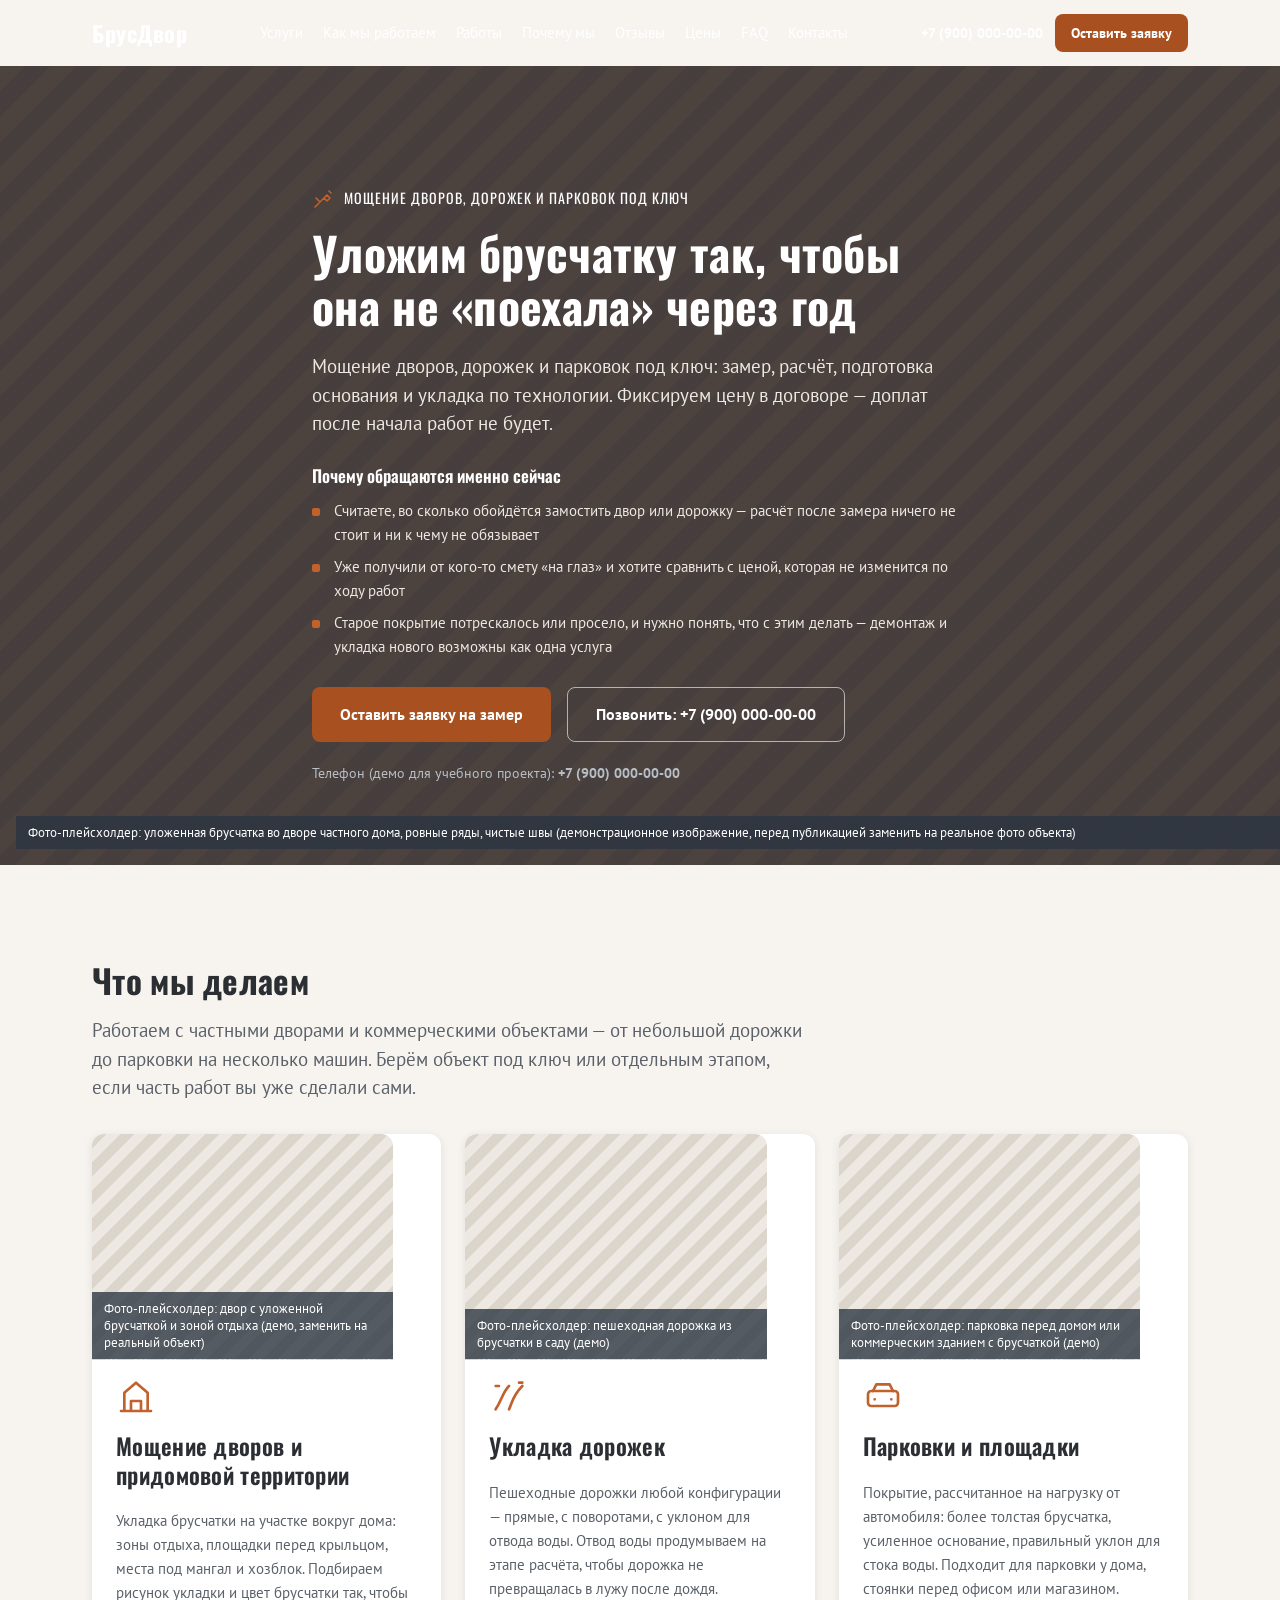
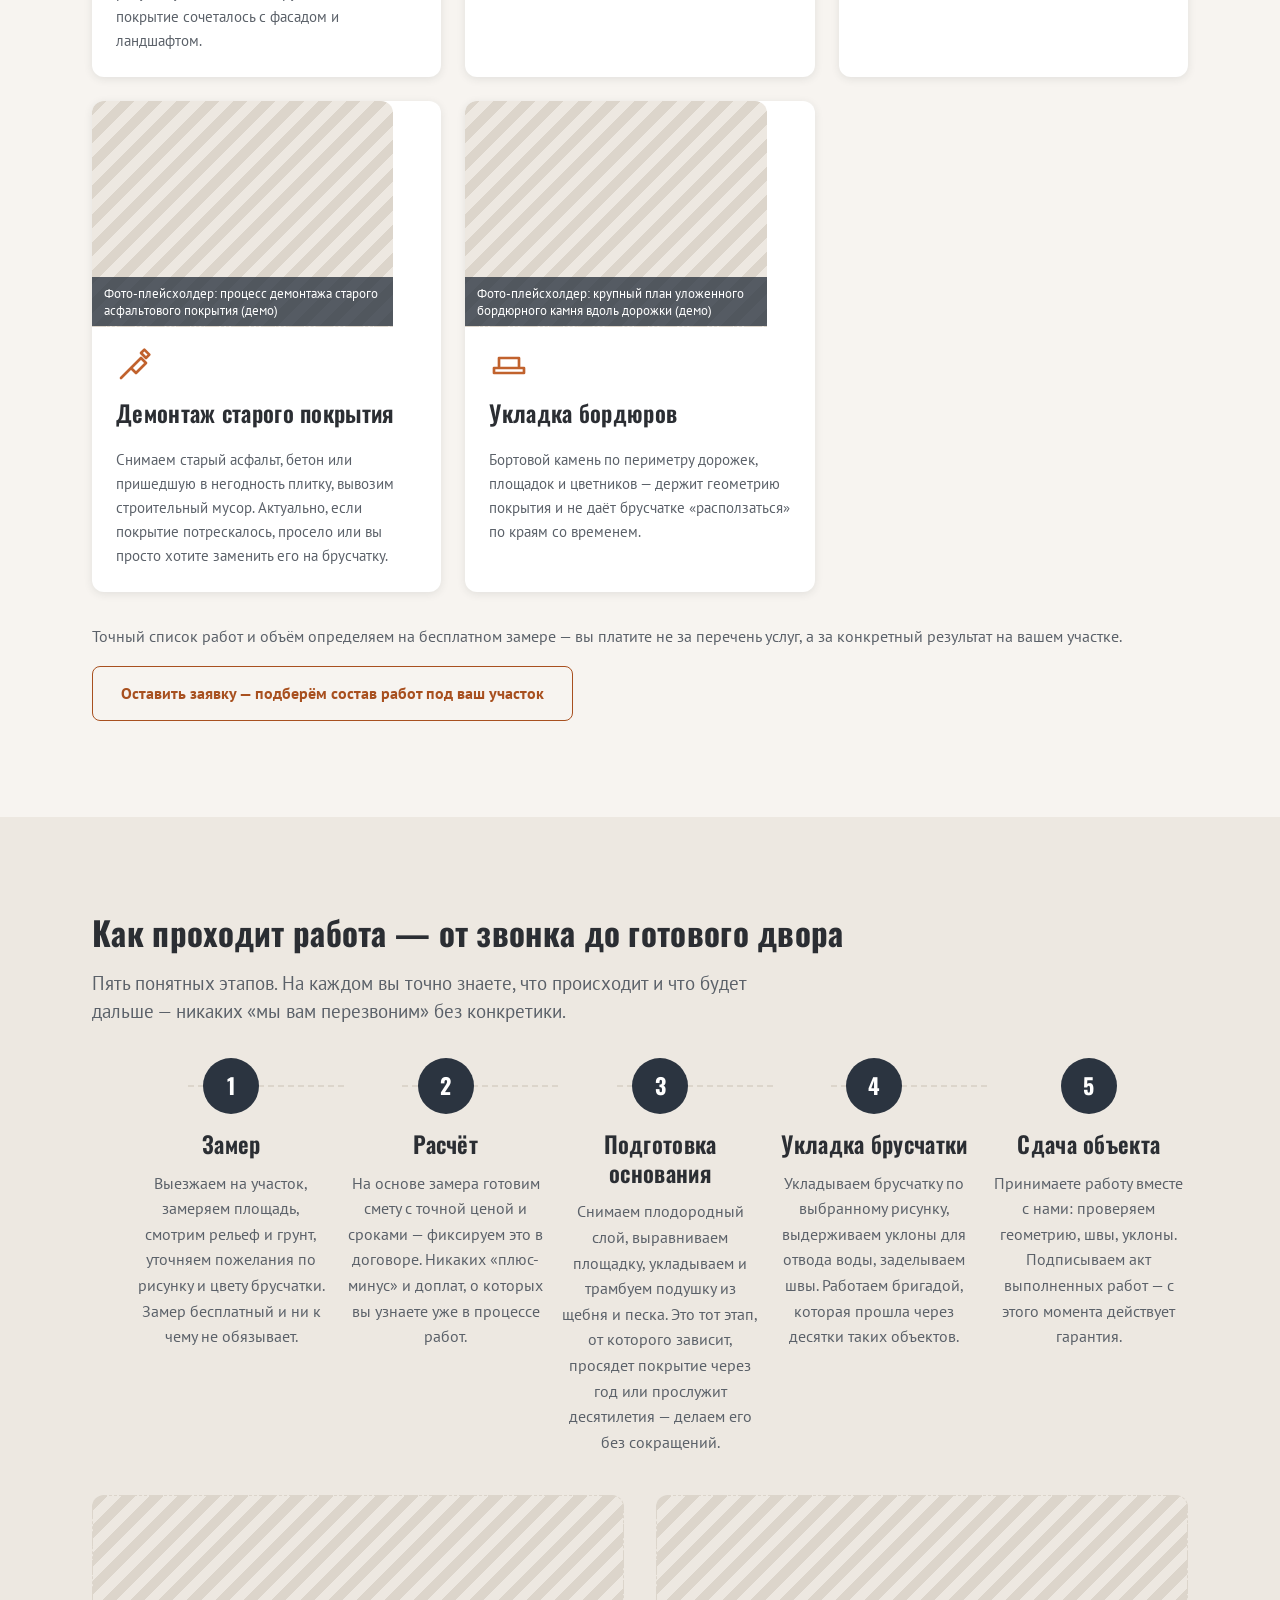
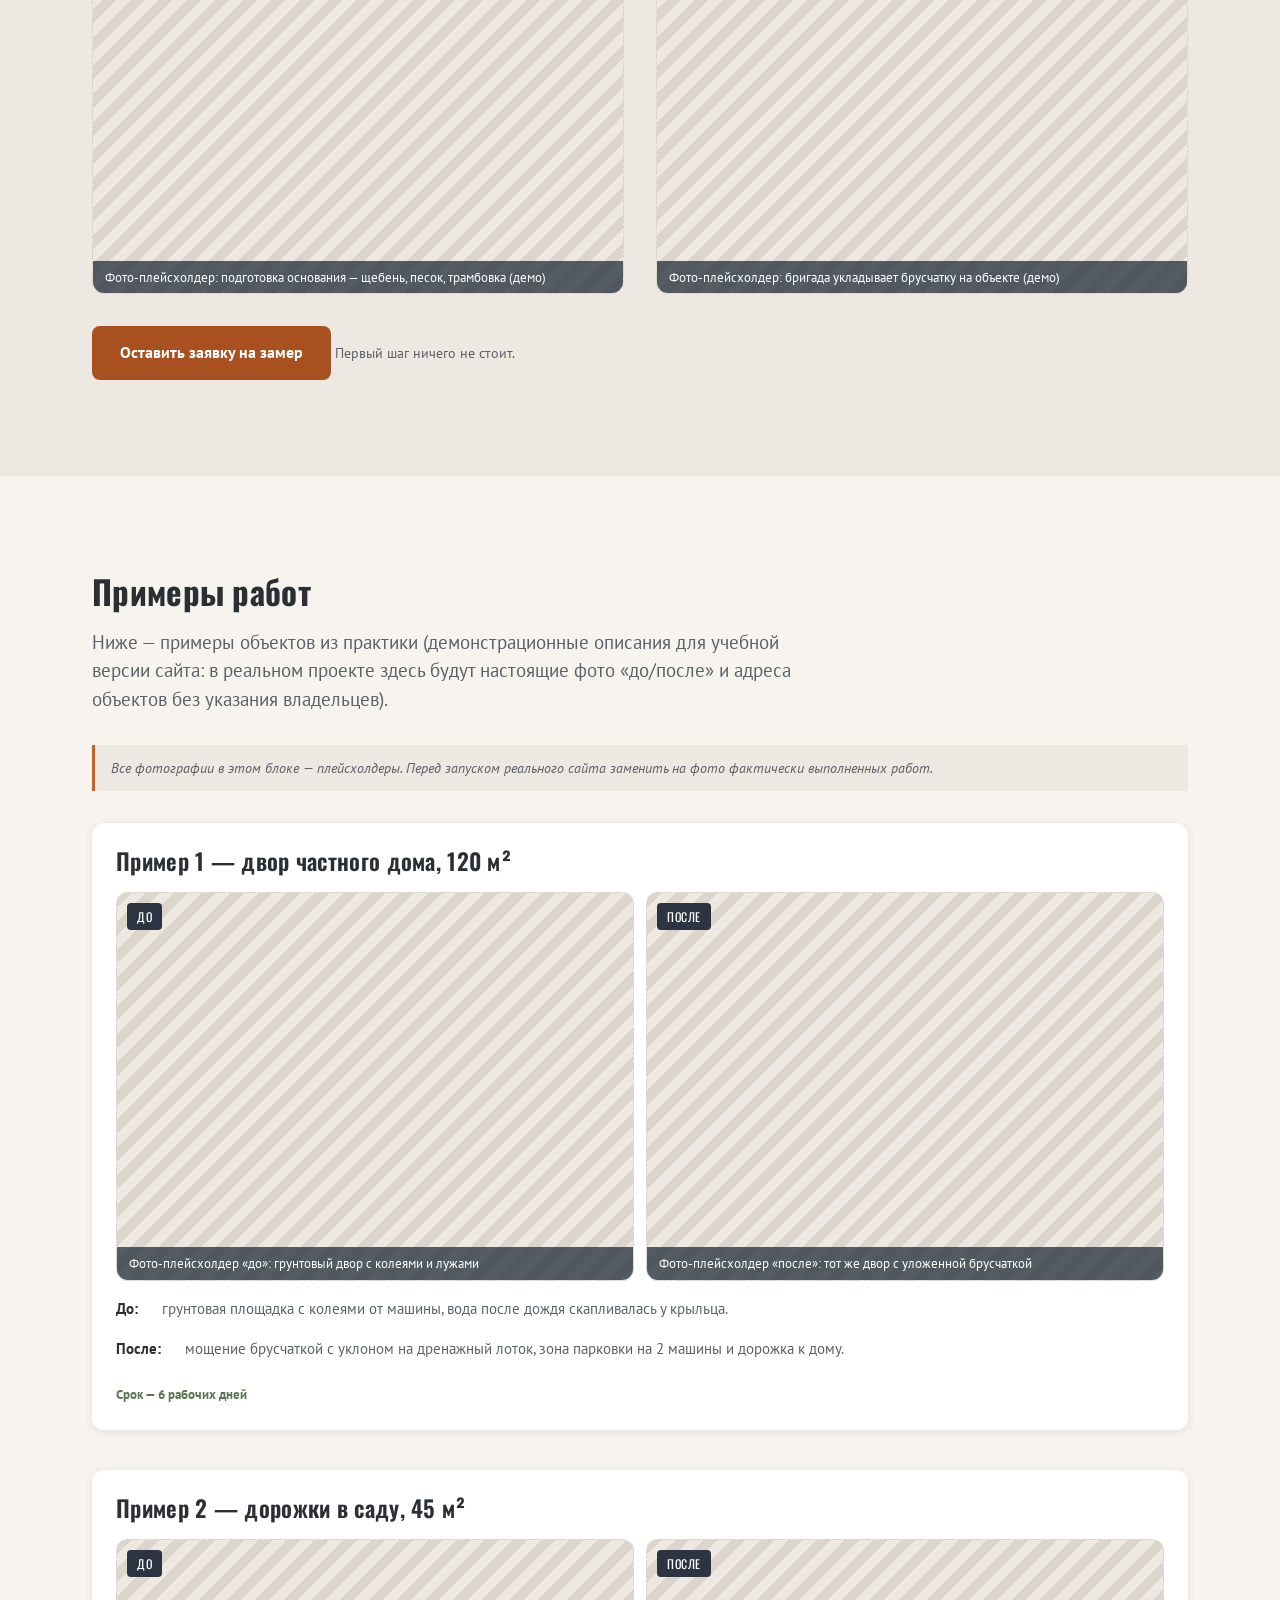
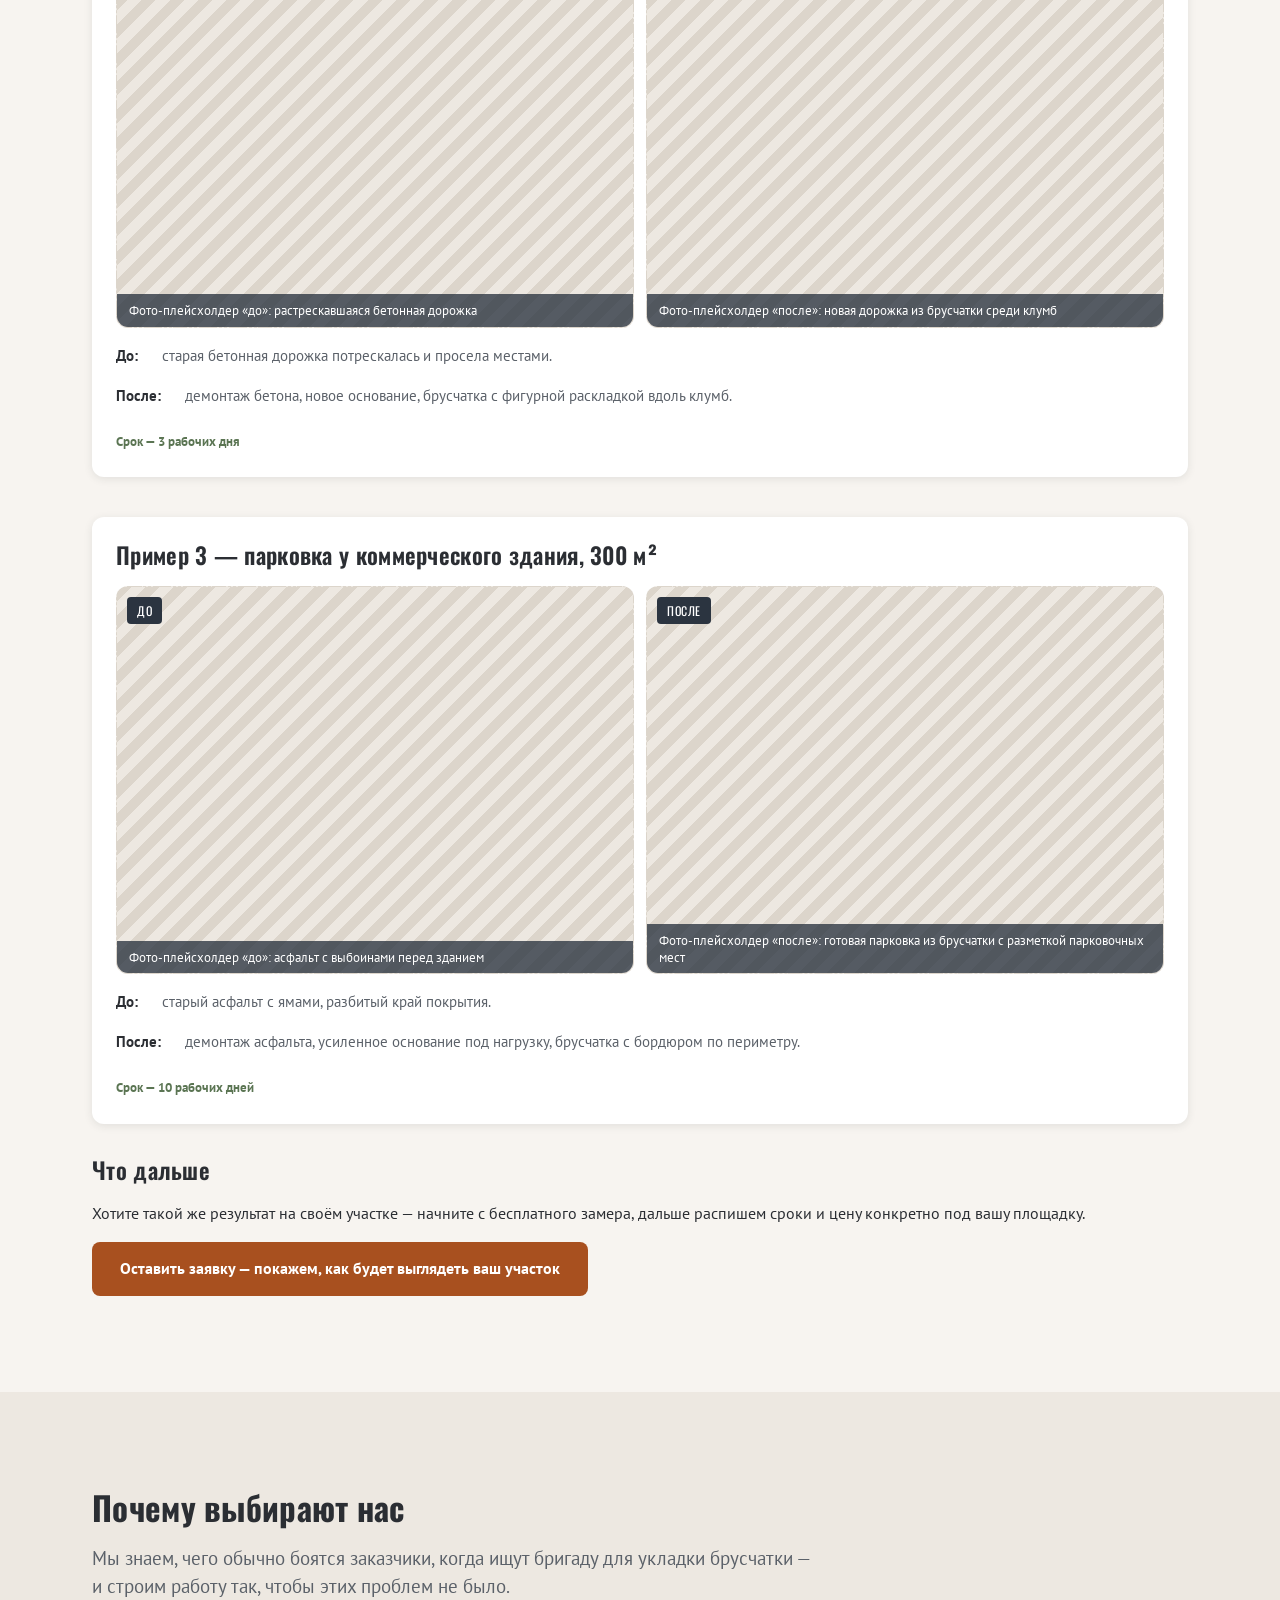
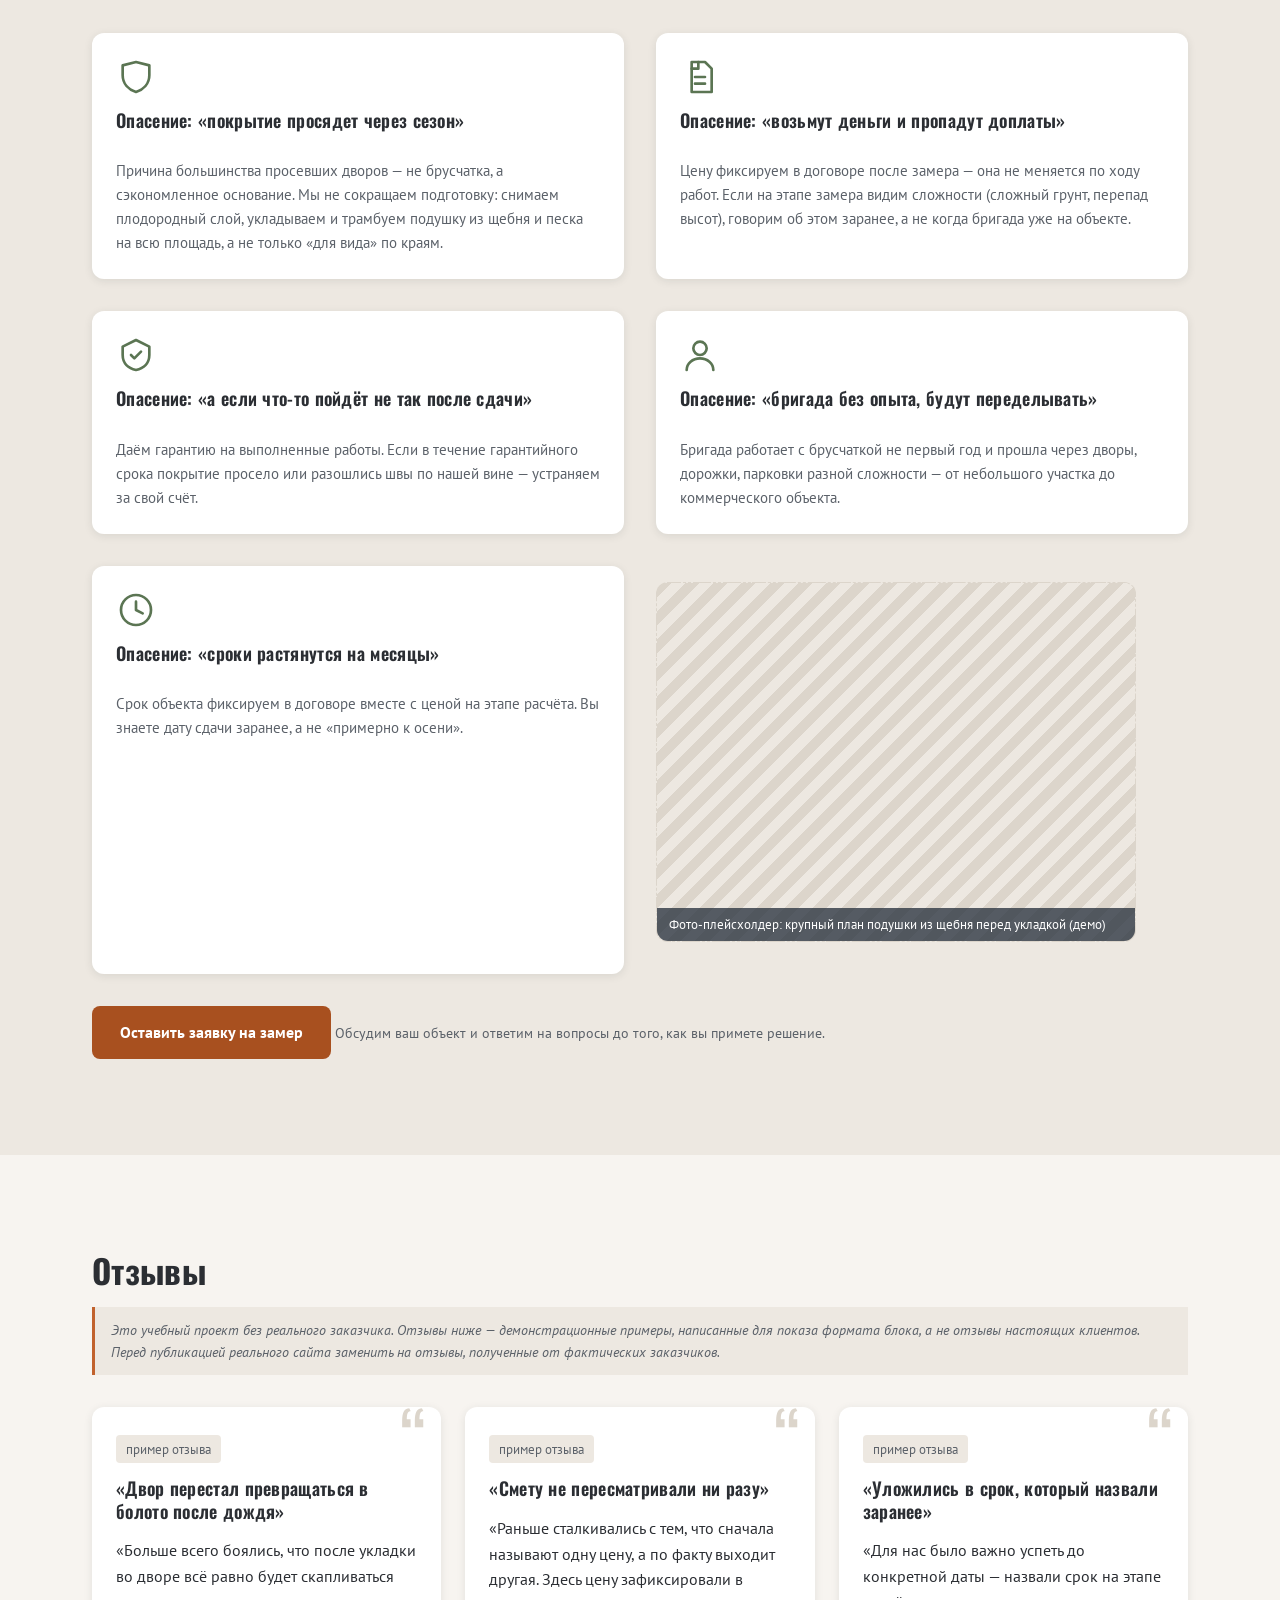
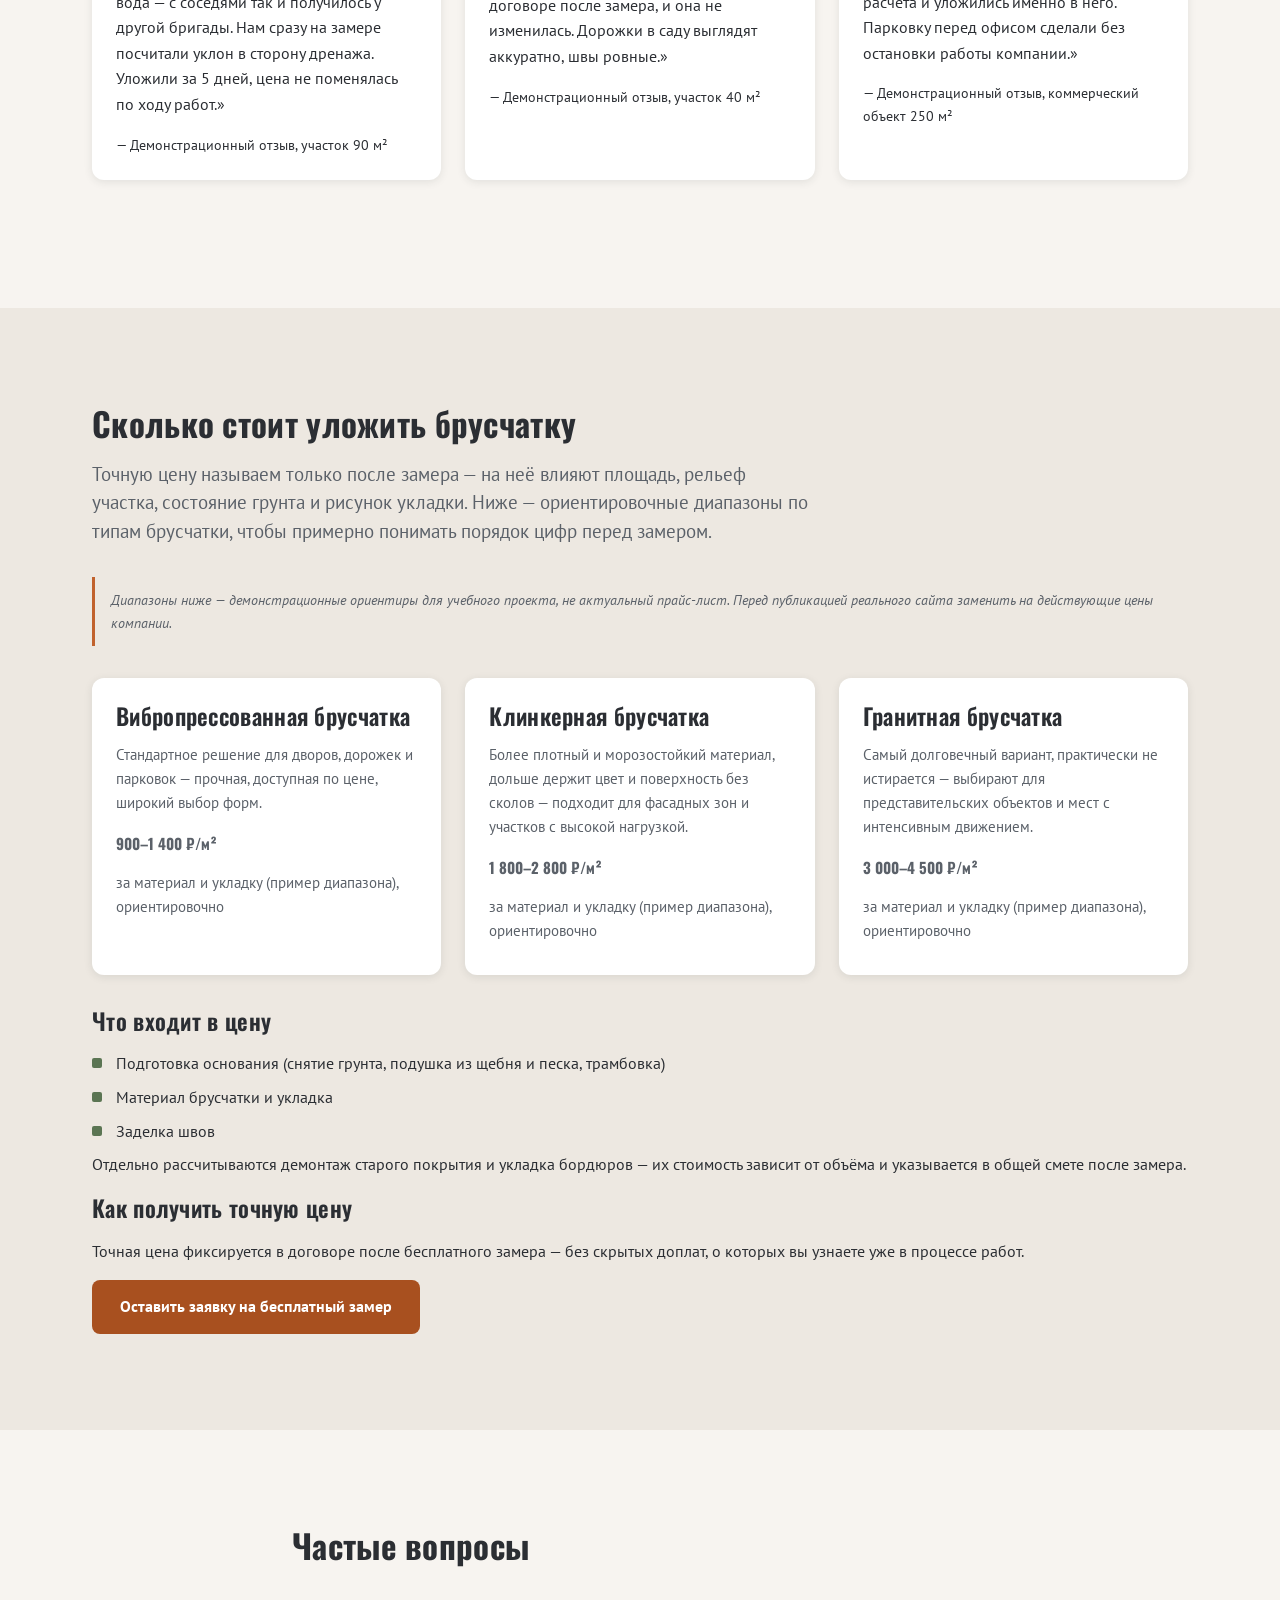
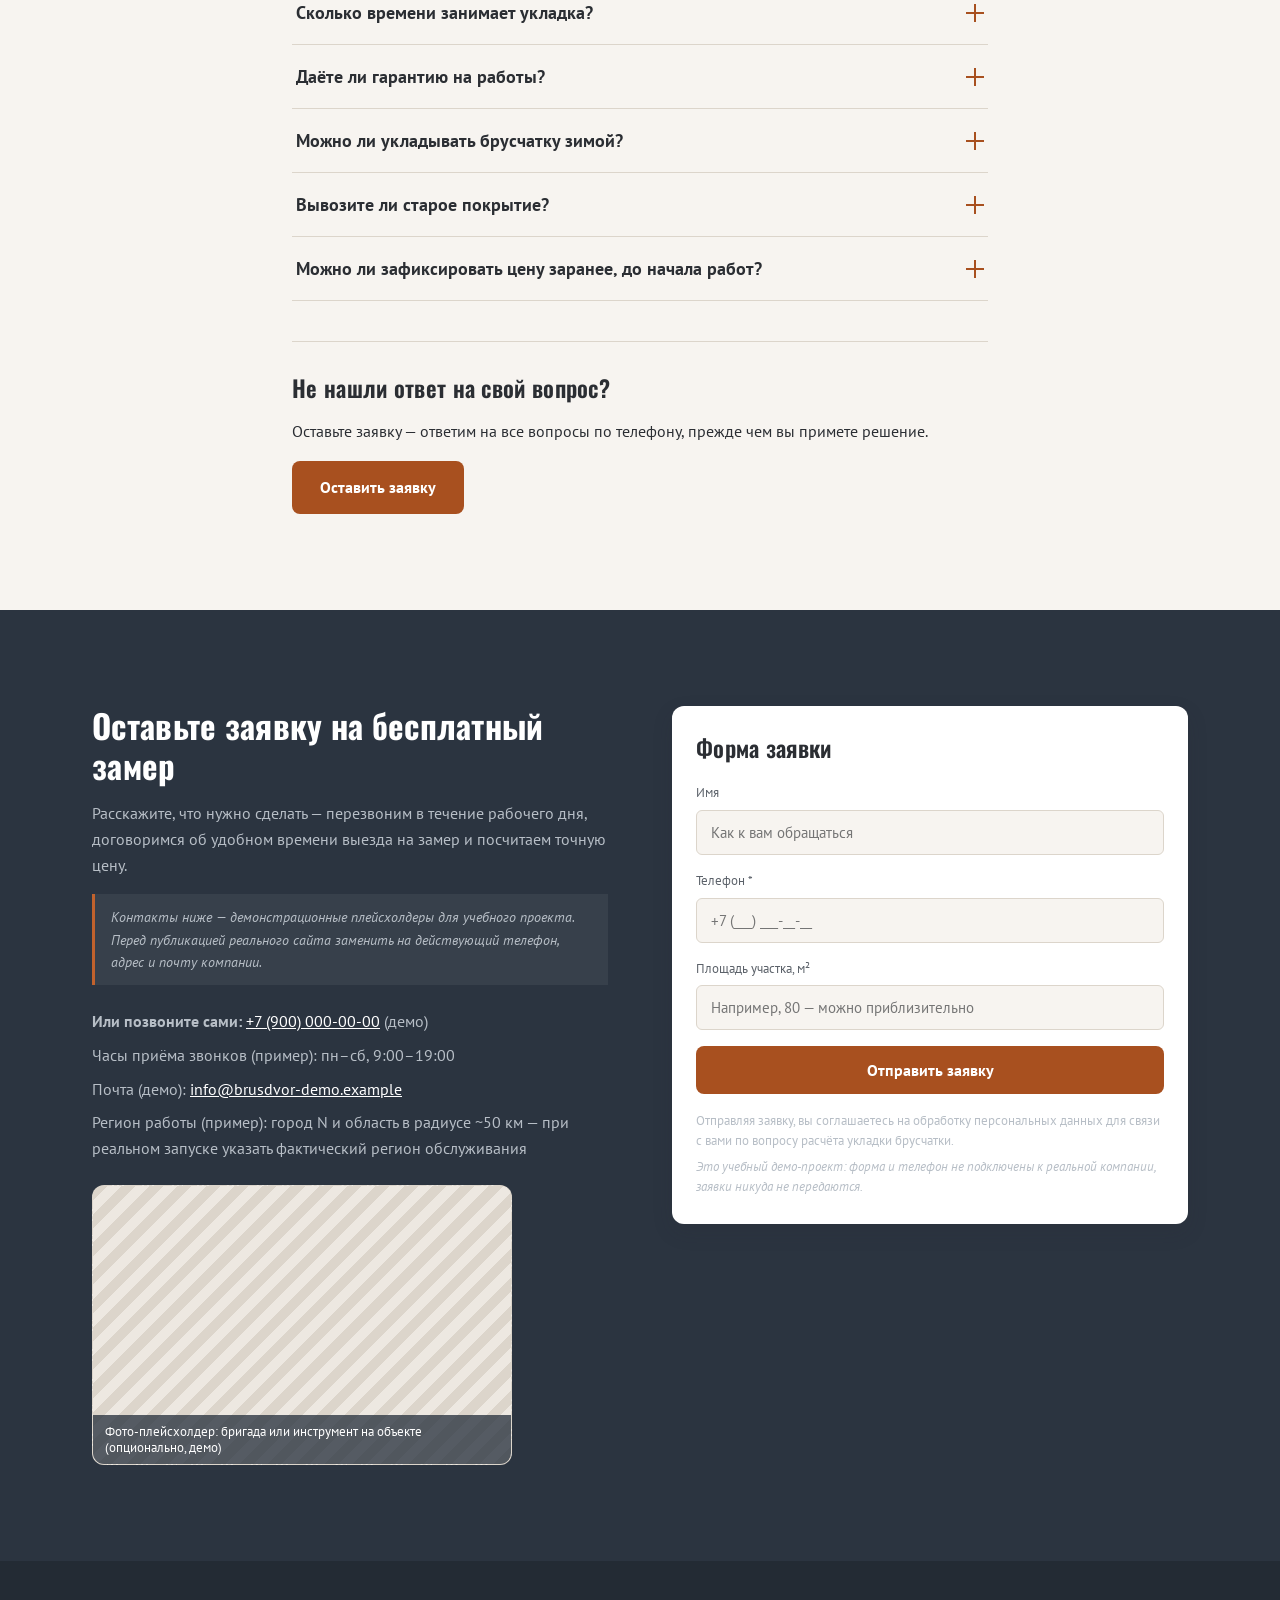
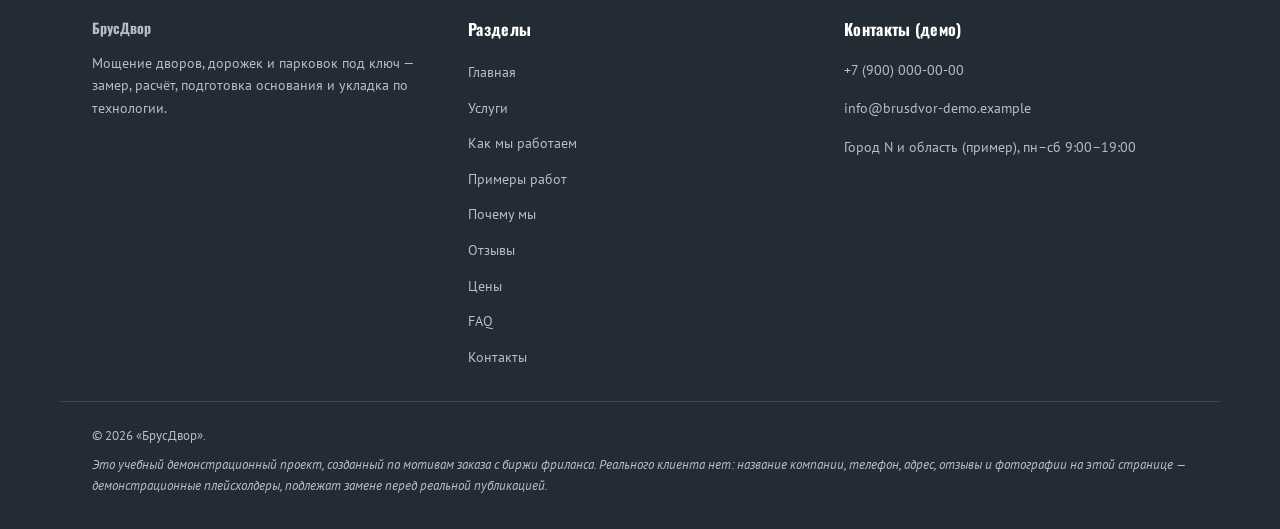
<file: sites/paving-landing/index.html>
<!DOCTYPE html>
<html lang="ru">
<head>
<meta charset="UTF-8">
<meta name="viewport" content="width=device-width, initial-scale=1.0">
<title>БрусДвор — укладка брусчатки под ключ (демо-лендинг)</title>
<meta name="description" content="Мощение дворов, дорожек и парковок брусчаткой под ключ: замер, расчёт, укладка по технологии и гарантия. Цена фиксируется в договоре. Демо-лендинг «БрусДвор».">

<!--
  SEO-теги ниже добавлены seo-specialist на финальном этапе.
  ВАЖНО: сайт учебный, у компании «БрусДвор» нет реального домена/сайта.
  canonical, og:url и og:image используют явный домен-плейсхолдер
  https://example.com/paving-landing/ — заменить на настоящий домен и
  реальное изображение перед публикацией (подробности в seo/seo-report.md).
-->
<link rel="canonical" href="https://example.com/paving-landing/">

<meta property="og:type" content="website">
<meta property="og:site_name" content="БрусДвор (демо-лендинг)">
<meta property="og:locale" content="ru_RU">
<meta property="og:title" content="БрусДвор — укладка брусчатки под ключ (демо-лендинг)">
<meta property="og:description" content="Мощение дворов, дорожек и парковок брусчаткой под ключ: замер, расчёт, укладка по технологии и гарантия. Цена фиксируется в договоре.">
<meta property="og:url" content="https://example.com/paving-landing/">
<meta property="og:image" content="https://example.com/paving-landing/og-image.jpg">
<meta property="og:image:alt" content="БрусДвор — укладка брусчатки во дворе частного дома (демонстрационное изображение)">

<meta name="twitter:card" content="summary_large_image">
<meta name="twitter:title" content="БрусДвор — укладка брусчатки под ключ (демо-лендинг)">
<meta name="twitter:description" content="Мощение дворов, дорожек и парковок брусчаткой под ключ: замер, расчёт, укладка по технологии и гарантия.">
<meta name="twitter:image" content="https://example.com/paving-landing/og-image.jpg">

<script type="application/ld+json">
{
  "@context": "https://schema.org",
  "@type": "LocalBusiness",
  "@id": "https://example.com/paving-landing/#business",
  "name": "БрусДвор (демо, учебный проект — не действующая компания)",
  "description": "Мощение дворов, дорожек и парковок брусчаткой под ключ: замер, расчёт, подготовка основания, укладка и сдача объекта. Демонстрационные данные для учебного лендинга.",
  "url": "https://example.com/paving-landing/",
  "image": "https://example.com/paving-landing/og-image.jpg",
  "telephone": "+7-900-000-00-00",
  "priceRange": "900-4500 RUB",
  "address": {
    "@type": "PostalAddress",
    "streetAddress": "плейсхолдер — реальный адрес не указан",
    "addressLocality": "город N",
    "addressCountry": "RU"
  },
  "areaServed": "город N и область в радиусе ~50 км (демо-плейсхолдер)",
  "openingHoursSpecification": {
    "@type": "OpeningHoursSpecification",
    "dayOfWeek": ["Monday", "Tuesday", "Wednesday", "Thursday", "Friday", "Saturday"],
    "opens": "09:00",
    "closes": "19:00"
  },
  "sameAs": []
}
</script>

<link rel="preconnect" href="https://fonts.googleapis.com">
<link rel="preconnect" href="https://fonts.gstatic.com" crossorigin>
<link href="https://fonts.googleapis.com/css2?family=Oswald:wght@600;700&family=PT+Sans:wght@400;700&display=swap" rel="stylesheet">
<link rel="stylesheet" href="css/styles.css">
</head>
<body>

<a class="visually-hidden" href="#main-content">Перейти к основному содержанию</a>

<header class="site-header" id="site-header">
  <div class="container site-header__inner">
    <a href="#hero" class="logo">БрусДвор</a>

    <nav class="main-nav" id="main-nav" aria-label="Основная навигация">
      <ul>
        <li><a href="#uslugi">Услуги</a></li>
        <li><a href="#kak-my-rabotaem">Как мы работаем</a></li>
        <li><a href="#primery-rabot">Работы</a></li>
        <li><a href="#pochemu-my">Почему мы</a></li>
        <li><a href="#otzyvy">Отзывы</a></li>
        <li><a href="#cena">Цены</a></li>
        <li><a href="#faq">FAQ</a></li>
        <li><a href="#kontakty">Контакты</a></li>
      </ul>
    </nav>

    <div class="site-header__actions">
      <a href="tel:+79000000000" class="header-phone">
        <span class="header-phone__text">+7 (900) 000-00-00</span>
      </a>
      <a href="#kontakty" class="btn btn-primary btn-sm">Оставить заявку</a>
      <button type="button" class="nav-toggle" id="nav-toggle" aria-expanded="false" aria-controls="main-nav" aria-label="Открыть меню">
        <span></span><span></span><span></span>
      </button>
    </div>
  </div>
</header>

<main id="main-content">

  <!-- 1. HERO -->
  <section class="hero" id="hero">
    <div class="hero__bg" aria-hidden="true">
      <span class="photo-placeholder__label hero__photo-label">Фото-плейсхолдер: уложенная брусчатка во дворе частного дома, ровные ряды, чистые швы (демонстрационное изображение, перед публикацией заменить на реальное фото объекта)</span>
    </div>

    <div class="container hero__content">
      <p class="eyebrow">
        <svg class="icon icon--sm hero__icon" viewBox="0 0 24 24" aria-hidden="true"><path d="M3 21l3-3M6 18l6-6M12 12l3-3 3 3-3 3-3-3zM17 5l2 2M4 12l4 4"/></svg>
        Мощение дворов, дорожек и парковок под ключ
      </p>

      <h1>Уложим брусчатку так, чтобы она не «поехала» через год</h1>

      <p class="lead">Мощение дворов, дорожек и парковок под ключ: замер, расчёт, подготовка основания и укладка по технологии. Фиксируем цену в договоре — доплат после начала работ не будет.</p>

      <div class="hero__reasons">
        <p class="hero__reasons-title">Почему обращаются именно сейчас</p>
        <ul>
          <li>Считаете, во сколько обойдётся замостить двор или дорожку — расчёт после замера ничего не стоит и ни к чему не обязывает</li>
          <li>Уже получили от кого-то смету «на глаз» и хотите сравнить с ценой, которая не изменится по ходу работ</li>
          <li>Старое покрытие потрескалось или просело, и нужно понять, что с этим делать — демонтаж и укладка нового возможны как одна услуга</li>
        </ul>
      </div>

      <div class="hero__actions">
        <a href="#kontakty" class="btn btn-primary">Оставить заявку на замер</a>
        <a href="tel:+79000000000" class="btn btn-ghost-dark">Позвонить: +7 (900) 000-00-00</a>
      </div>

      <p class="hero__note">Телефон (демо для учебного проекта): <strong>+7 (900) 000-00-00</strong></p>
    </div>
  </section>

  <!-- 2. УСЛУГИ -->
  <section class="section" id="uslugi">
    <div class="container">
      <div class="section-header">
        <h2>Что мы делаем</h2>
        <p class="section-lead">Работаем с частными дворами и коммерческими объектами — от небольшой дорожки до парковки на несколько машин. Берём объект под ключ или отдельным этапом, если часть работ вы уже сделали сами.</p>
      </div>

      <div class="cards-grid cards-grid--3">
        <article class="service-card">
          <div class="photo-placeholder aspect-4-3">
            <span class="photo-placeholder__label">Фото-плейсхолдер: двор с уложенной брусчаткой и зоной отдыха (демо, заменить на реальный объект)</span>
          </div>
          <svg class="icon" viewBox="0 0 24 24" aria-hidden="true"><path d="M3 21h18M5 21V10l7-6 7 6v11M9 21v-6h6v6"/></svg>
          <h3>Мощение дворов и придомовой территории</h3>
          <p>Укладка брусчатки на участке вокруг дома: зоны отдыха, площадки перед крыльцом, места под мангал и хозблок. Подбираем рисунок укладки и цвет брусчатки так, чтобы покрытие сочеталось с фасадом и ландшафтом.</p>
        </article>

        <article class="service-card">
          <div class="photo-placeholder aspect-4-3">
            <span class="photo-placeholder__label">Фото-плейсхолдер: пешеходная дорожка из брусчатки в саду (демо)</span>
          </div>
          <svg class="icon" viewBox="0 0 24 24" aria-hidden="true"><path d="M4 20c4-6 4-10 8-14M12 20c2-4 2-8 8-14M4 6h2M18 4h2"/></svg>
          <h3>Укладка дорожек</h3>
          <p>Пешеходные дорожки любой конфигурации — прямые, с поворотами, с уклоном для отвода воды. Отвод воды продумываем на этапе расчёта, чтобы дорожка не превращалась в лужу после дождя.</p>
        </article>

        <article class="service-card">
          <div class="photo-placeholder aspect-4-3">
            <span class="photo-placeholder__label">Фото-плейсхолдер: парковка перед домом или коммерческим зданием с брусчаткой (демо)</span>
          </div>
          <svg class="icon" viewBox="0 0 24 24" aria-hidden="true"><rect x="3" y="9" width="18" height="9" rx="2"/><path d="M6 9l2-4h8l2 4M7 14h.01M17 14h.01"/></svg>
          <h3>Парковки и площадки</h3>
          <p>Покрытие, рассчитанное на нагрузку от автомобиля: более толстая брусчатка, усиленное основание, правильный уклон для стока воды. Подходит для парковки у дома, стоянки перед офисом или магазином.</p>
        </article>

        <article class="service-card">
          <div class="photo-placeholder aspect-4-3">
            <span class="photo-placeholder__label">Фото-плейсхолдер: процесс демонтажа старого асфальтового покрытия (демо)</span>
          </div>
          <svg class="icon" viewBox="0 0 24 24" aria-hidden="true"><path d="M3 21l6-6M9 15l6-6 3 3-6 6-3-3zM17 4l3 3-2 2-3-3 2-2z"/></svg>
          <h3>Демонтаж старого покрытия</h3>
          <p>Снимаем старый асфальт, бетон или пришедшую в негодность плитку, вывозим строительный мусор. Актуально, если покрытие потрескалось, просело или вы просто хотите заменить его на брусчатку.</p>
        </article>

        <article class="service-card">
          <div class="photo-placeholder aspect-4-3">
            <span class="photo-placeholder__label">Фото-плейсхолдер: крупный план уложенного бордюрного камня вдоль дорожки (демо)</span>
          </div>
          <svg class="icon" viewBox="0 0 24 24" aria-hidden="true"><path d="M3 18h18M3 18v-3h18v3M6 15V9h12v6"/></svg>
          <h3>Укладка бордюров</h3>
          <p>Бортовой камень по периметру дорожек, площадок и цветников — держит геометрию покрытия и не даёт брусчатке «расползаться» по краям со временем.</p>
        </article>
      </div>

      <p class="section-note">Точный список работ и объём определяем на бесплатном замере — вы платите не за перечень услуг, а за конкретный результат на вашем участке.</p>
      <a href="#kontakty" class="btn btn-outline">Оставить заявку — подберём состав работ под ваш участок</a>
    </div>
  </section>

  <!-- 3. КАК МЫ РАБОТАЕМ -->
  <section class="section section--alt" id="kak-my-rabotaem">
    <div class="container">
      <div class="section-header">
        <h2>Как проходит работа — от звонка до готового двора</h2>
        <p class="section-lead">Пять понятных этапов. На каждом вы точно знаете, что происходит и что будет дальше — никаких «мы вам перезвоним» без конкретики.</p>
      </div>

      <ol class="stepper">
        <li class="stepper__step">
          <span class="stepper__number">1</span>
          <h3>Замер</h3>
          <p>Выезжаем на участок, замеряем площадь, смотрим рельеф и грунт, уточняем пожелания по рисунку и цвету брусчатки. Замер бесплатный и ни к чему не обязывает.</p>
        </li>
        <li class="stepper__step">
          <span class="stepper__number">2</span>
          <h3>Расчёт</h3>
          <p>На основе замера готовим смету с точной ценой и сроками — фиксируем это в договоре. Никаких «плюс-минус» и доплат, о которых вы узнаете уже в процессе работ.</p>
        </li>
        <li class="stepper__step">
          <span class="stepper__number">3</span>
          <h3>Подготовка основания</h3>
          <p>Снимаем плодородный слой, выравниваем площадку, укладываем и трамбуем подушку из щебня и песка. Это тот этап, от которого зависит, просядет покрытие через год или прослужит десятилетия — делаем его без сокращений.</p>
        </li>
        <li class="stepper__step">
          <span class="stepper__number">4</span>
          <h3>Укладка брусчатки</h3>
          <p>Укладываем брусчатку по выбранному рисунку, выдерживаем уклоны для отвода воды, заделываем швы. Работаем бригадой, которая прошла через десятки таких объектов.</p>
        </li>
        <li class="stepper__step">
          <span class="stepper__number">5</span>
          <h3>Сдача объекта</h3>
          <p>Принимаете работу вместе с нами: проверяем геометрию, швы, уклоны. Подписываем акт выполненных работ — с этого момента действует гарантия.</p>
        </li>
      </ol>

      <div class="cards-grid cards-grid--2 process-photos">
        <div class="photo-placeholder aspect-4-3">
          <span class="photo-placeholder__label">Фото-плейсхолдер: подготовка основания — щебень, песок, трамбовка (демо)</span>
        </div>
        <div class="photo-placeholder aspect-4-3">
          <span class="photo-placeholder__label">Фото-плейсхолдер: бригада укладывает брусчатку на объекте (демо)</span>
        </div>
      </div>

      <a href="#kontakty" class="btn btn-primary">Оставить заявку на замер</a>
      <p class="section-note-inline">Первый шаг ничего не стоит.</p>
    </div>
  </section>

  <!-- 4. ПРИМЕРЫ РАБОТ -->
  <section class="section" id="primery-rabot">
    <div class="container">
      <div class="section-header">
        <h2>Примеры работ</h2>
        <p class="section-lead">Ниже — примеры объектов из практики (демонстрационные описания для учебной версии сайта: в реальном проекте здесь будут настоящие фото «до/после» и адреса объектов без указания владельцев).</p>
      </div>

      <blockquote class="disclaimer">Все фотографии в этом блоке — плейсхолдеры. Перед запуском реального сайта заменить на фото фактически выполненных работ.</blockquote>

      <div class="portfolio-list">
        <article class="portfolio-card">
          <h3>Пример 1 — двор частного дома, 120 м²</h3>
          <div class="before-after">
            <div class="photo-placeholder aspect-4-3">
              <span class="ba-badge">ДО</span>
              <span class="photo-placeholder__label">Фото-плейсхолдер «до»: грунтовый двор с колеями и лужами</span>
            </div>
            <div class="photo-placeholder aspect-4-3">
              <span class="ba-badge">ПОСЛЕ</span>
              <span class="photo-placeholder__label">Фото-плейсхолдер «после»: тот же двор с уложенной брусчаткой</span>
            </div>
          </div>
          <p class="portfolio-card__meta"><strong>До:</strong> грунтовая площадка с колеями от машины, вода после дождя скапливалась у крыльца.</p>
          <p class="portfolio-card__meta"><strong>После:</strong> мощение брусчаткой с уклоном на дренажный лоток, зона парковки на 2 машины и дорожка к дому.</p>
          <span class="badge-duration">Срок — 6 рабочих дней</span>
        </article>

        <article class="portfolio-card">
          <h3>Пример 2 — дорожки в саду, 45 м²</h3>
          <div class="before-after">
            <div class="photo-placeholder aspect-4-3">
              <span class="ba-badge">ДО</span>
              <span class="photo-placeholder__label">Фото-плейсхолдер «до»: растрескавшаяся бетонная дорожка</span>
            </div>
            <div class="photo-placeholder aspect-4-3">
              <span class="ba-badge">ПОСЛЕ</span>
              <span class="photo-placeholder__label">Фото-плейсхолдер «после»: новая дорожка из брусчатки среди клумб</span>
            </div>
          </div>
          <p class="portfolio-card__meta"><strong>До:</strong> старая бетонная дорожка потрескалась и просела местами.</p>
          <p class="portfolio-card__meta"><strong>После:</strong> демонтаж бетона, новое основание, брусчатка с фигурной раскладкой вдоль клумб.</p>
          <span class="badge-duration">Срок — 3 рабочих дня</span>
        </article>

        <article class="portfolio-card">
          <h3>Пример 3 — парковка у коммерческого здания, 300 м²</h3>
          <div class="before-after">
            <div class="photo-placeholder aspect-4-3">
              <span class="ba-badge">ДО</span>
              <span class="photo-placeholder__label">Фото-плейсхолдер «до»: асфальт с выбоинами перед зданием</span>
            </div>
            <div class="photo-placeholder aspect-4-3">
              <span class="ba-badge">ПОСЛЕ</span>
              <span class="photo-placeholder__label">Фото-плейсхолдер «после»: готовая парковка из брусчатки с разметкой парковочных мест</span>
            </div>
          </div>
          <p class="portfolio-card__meta"><strong>До:</strong> старый асфальт с ямами, разбитый край покрытия.</p>
          <p class="portfolio-card__meta"><strong>После:</strong> демонтаж асфальта, усиленное основание под нагрузку, брусчатка с бордюром по периметру.</p>
          <span class="badge-duration">Срок — 10 рабочих дней</span>
        </article>
      </div>

      <h3>Что дальше</h3>
      <p>Хотите такой же результат на своём участке — начните с бесплатного замера, дальше распишем сроки и цену конкретно под вашу площадку.</p>
      <a href="#kontakty" class="btn btn-primary">Оставить заявку — покажем, как будет выглядеть ваш участок</a>
    </div>
  </section>

  <!-- 5. ПОЧЕМУ МЫ -->
  <section class="section section--alt" id="pochemu-my">
    <div class="container">
      <div class="section-header">
        <h2>Почему выбирают нас</h2>
        <p class="section-lead">Мы знаем, чего обычно боятся заказчики, когда ищут бригаду для укладки брусчатки — и строим работу так, чтобы этих проблем не было.</p>
      </div>

      <div class="cards-grid cards-grid--2">
        <article class="benefit-card">
          <svg class="icon benefit-card__icon" viewBox="0 0 24 24" aria-hidden="true"><path d="M4 5l8-2 8 2v6c0 5-3.5 8.5-8 10-4.5-1.5-8-5-8-10V5z"/></svg>
          <h3>Опасение: «покрытие просядет через сезон»</h3>
          <p>Причина большинства просевших дворов — не брусчатка, а сэкономленное основание. Мы не сокращаем подготовку: снимаем плодородный слой, укладываем и трамбуем подушку из щебня и песка на всю площадь, а не только «для вида» по краям.</p>
        </article>

        <article class="benefit-card">
          <svg class="icon benefit-card__icon" viewBox="0 0 24 24" aria-hidden="true"><path d="M7 3h8l4 4v14H7z"/><path d="M11 3v4H7M9 12h6M9 16h6"/></svg>
          <h3>Опасение: «возьмут деньги и пропадут доплаты»</h3>
          <p>Цену фиксируем в договоре после замера — она не меняется по ходу работ. Если на этапе замера видим сложности (сложный грунт, перепад высот), говорим об этом заранее, а не когда бригада уже на объекте.</p>
        </article>

        <article class="benefit-card">
          <svg class="icon benefit-card__icon" viewBox="0 0 24 24" aria-hidden="true"><path d="M12 3l8 4v5c0 5-3.4 8-8 9-4.6-1-8-4-8-9V7l8-4z"/><path d="M9 12l2 2 4-4"/></svg>
          <h3>Опасение: «а если что-то пойдёт не так после сдачи»</h3>
          <p>Даём гарантию на выполненные работы. Если в течение гарантийного срока покрытие просело или разошлись швы по нашей вине — устраняем за свой счёт.</p>
        </article>

        <article class="benefit-card">
          <svg class="icon benefit-card__icon" viewBox="0 0 24 24" aria-hidden="true"><circle cx="12" cy="8" r="4"/><path d="M4 21c0-4 3.6-7 8-7s8 3 8 7"/></svg>
          <h3>Опасение: «бригада без опыта, будут переделывать»</h3>
          <p>Бригада работает с брусчаткой не первый год и прошла через дворы, дорожки, парковки разной сложности — от небольшого участка до коммерческого объекта.</p>
        </article>

        <article class="benefit-card">
          <svg class="icon benefit-card__icon" viewBox="0 0 24 24" aria-hidden="true"><circle cx="12" cy="12" r="9"/><path d="M12 7v5l4 2"/></svg>
          <h3>Опасение: «сроки растянутся на месяцы»</h3>
          <p>Срок объекта фиксируем в договоре вместе с ценой на этапе расчёта. Вы знаете дату сдачи заранее, а не «примерно к осени».</p>
        </article>

        <div class="photo-placeholder aspect-4-3 pochemu-photo">
          <span class="photo-placeholder__label">Фото-плейсхолдер: крупный план подушки из щебня перед укладкой (демо)</span>
        </div>
      </div>

      <a href="#kontakty" class="btn btn-primary">Оставить заявку на замер</a>
      <p class="section-note-inline">Обсудим ваш объект и ответим на вопросы до того, как вы примете решение.</p>
    </div>
  </section>

  <!-- 6. ОТЗЫВЫ -->
  <section class="section" id="otzyvy">
    <div class="container">
      <h2>Отзывы</h2>

      <blockquote class="disclaimer">Это учебный проект без реального заказчика. Отзывы ниже — демонстрационные примеры, написанные для показа формата блока, а не отзывы настоящих клиентов. Перед публикацией реального сайта заменить на отзывы, полученные от фактических заказчиков.</blockquote>

      <div class="cards-grid cards-grid--3">
        <article class="review-card">
          <span class="review-card__badge">пример отзыва</span>
          <span class="review-card__quote" aria-hidden="true">&ldquo;</span>
          <h3>«Двор перестал превращаться в болото после дождя»</h3>
          <p>«Больше всего боялись, что после укладки во дворе всё равно будет скапливаться вода — с соседями так и получилось у другой бригады. Нам сразу на замере посчитали уклон в сторону дренажа. Уложили за 5 дней, цена не поменялась по ходу работ.»</p>
          <p class="review-card__author">— Демонстрационный отзыв, участок 90 м²</p>
        </article>

        <article class="review-card">
          <span class="review-card__badge">пример отзыва</span>
          <span class="review-card__quote" aria-hidden="true">&ldquo;</span>
          <h3>«Смету не пересматривали ни разу»</h3>
          <p>«Раньше сталкивались с тем, что сначала называют одну цену, а по факту выходит другая. Здесь цену зафиксировали в договоре после замера, и она не изменилась. Дорожки в саду выглядят аккуратно, швы ровные.»</p>
          <p class="review-card__author">— Демонстрационный отзыв, участок 40 м²</p>
        </article>

        <article class="review-card">
          <span class="review-card__badge">пример отзыва</span>
          <span class="review-card__quote" aria-hidden="true">&ldquo;</span>
          <h3>«Уложились в срок, который назвали заранее»</h3>
          <p>«Для нас было важно успеть до конкретной даты — назвали срок на этапе расчёта и уложились именно в него. Парковку перед офисом сделали без остановки работы компании.»</p>
          <p class="review-card__author">— Демонстрационный отзыв, коммерческий объект 250 м²</p>
        </article>
      </div>
    </div>
  </section>

  <!-- 7. ЦЕНЫ -->
  <section class="section section--alt" id="cena">
    <div class="container">
      <div class="section-header">
        <h2>Сколько стоит уложить брусчатку</h2>
        <p class="section-lead">Точную цену называем только после замера — на неё влияют площадь, рельеф участка, состояние грунта и рисунок укладки. Ниже — ориентировочные диапазоны по типам брусчатки, чтобы примерно понимать порядок цифр перед замером.</p>
      </div>

      <blockquote class="disclaimer">Диапазоны ниже — демонстрационные ориентиры для учебного проекта, не актуальный прайс-лист. Перед публикацией реального сайта заменить на действующие цены компании.</blockquote>

      <div class="cards-grid cards-grid--3">
        <article class="price-card">
          <h3>Вибропрессованная брусчатка</h3>
          <p>Стандартное решение для дворов, дорожек и парковок — прочная, доступная по цене, широкий выбор форм.</p>
          <p class="price-card__range">900–1 400 ₽/м²</p>
          <p class="price-card__note">за материал и укладку (пример диапазона), ориентировочно</p>
        </article>

        <article class="price-card">
          <h3>Клинкерная брусчатка</h3>
          <p>Более плотный и морозостойкий материал, дольше держит цвет и поверхность без сколов — подходит для фасадных зон и участков с высокой нагрузкой.</p>
          <p class="price-card__range">1 800–2 800 ₽/м²</p>
          <p class="price-card__note">за материал и укладку (пример диапазона), ориентировочно</p>
        </article>

        <article class="price-card">
          <h3>Гранитная брусчатка</h3>
          <p>Самый долговечный вариант, практически не истирается — выбирают для представительских объектов и мест с интенсивным движением.</p>
          <p class="price-card__range">3 000–4 500 ₽/м²</p>
          <p class="price-card__note">за материал и укладку (пример диапазона), ориентировочно</p>
        </article>
      </div>

      <h3>Что входит в цену</h3>
      <ul class="price-includes">
        <li>Подготовка основания (снятие грунта, подушка из щебня и песка, трамбовка)</li>
        <li>Материал брусчатки и укладка</li>
        <li>Заделка швов</li>
      </ul>
      <p>Отдельно рассчитываются демонтаж старого покрытия и укладка бордюров — их стоимость зависит от объёма и указывается в общей смете после замера.</p>

      <h3>Как получить точную цену</h3>
      <p>Точная цена фиксируется в договоре после бесплатного замера — без скрытых доплат, о которых вы узнаете уже в процессе работ.</p>
      <a href="#kontakty" class="btn btn-primary">Оставить заявку на бесплатный замер</a>
    </div>
  </section>

  <!-- 8. FAQ -->
  <section class="section" id="faq">
    <div class="container container--narrow">
      <h2>Частые вопросы</h2>

      <div class="accordion">
        <div class="accordion__item">
          <button type="button" class="accordion__trigger" aria-expanded="false">
            <span>Сколько времени занимает укладка?</span>
            <span class="accordion__icon" aria-hidden="true"></span>
          </button>
          <div class="accordion__panel">
            <div class="accordion__panel-inner">
              <p>Зависит от площади и сложности объекта. Небольшая дорожка — 2–3 дня, двор среднего размера — около недели, крупная парковка — до двух-трёх недель. Точный срок называем на этапе расчёта и фиксируем в договоре.</p>
            </div>
          </div>
        </div>

        <div class="accordion__item">
          <button type="button" class="accordion__trigger" aria-expanded="false">
            <span>Даёте ли гарантию на работы?</span>
            <span class="accordion__icon" aria-hidden="true"></span>
          </button>
          <div class="accordion__panel">
            <div class="accordion__panel-inner">
              <p>Да, гарантия на выполненные работы действует после подписания акта сдачи объекта. Если в течение гарантийного срока покрытие просело или разошлись швы по нашей вине — устраняем за свой счёт.</p>
            </div>
          </div>
        </div>

        <div class="accordion__item">
          <button type="button" class="accordion__trigger" aria-expanded="false">
            <span>Можно ли укладывать брусчатку зимой?</span>
            <span class="accordion__icon" aria-hidden="true"></span>
          </button>
          <div class="accordion__panel">
            <div class="accordion__panel-inner">
              <p>Технологически укладка возможна и в холодное время года при незамерзшем основании, но качество и скорость работ зависят от температуры и состояния грунта. На замере честно скажем, стоит ли делать это сейчас или лучше запланировать на более подходящий сезон — и почему.</p>
            </div>
          </div>
        </div>

        <div class="accordion__item">
          <button type="button" class="accordion__trigger" aria-expanded="false">
            <span>Вывозите ли старое покрытие?</span>
            <span class="accordion__icon" aria-hidden="true"></span>
          </button>
          <div class="accordion__panel">
            <div class="accordion__panel-inner">
              <p>Да, демонтаж старого асфальта, бетона или плитки и вывоз строительного мусора можно заказать как отдельную услугу или частью общего проекта — это отражается в смете после замера.</p>
            </div>
          </div>
        </div>

        <div class="accordion__item">
          <button type="button" class="accordion__trigger" aria-expanded="false">
            <span>Можно ли зафиксировать цену заранее, до начала работ?</span>
            <span class="accordion__icon" aria-hidden="true"></span>
          </button>
          <div class="accordion__panel">
            <div class="accordion__panel-inner">
              <p>Да, именно так и работаем: цену называем и фиксируем в договоре после бесплатного замера, до начала любых работ на участке. По ходу укладки цена не меняется.</p>
            </div>
          </div>
        </div>
      </div>

      <div class="faq-cta">
        <h3>Не нашли ответ на свой вопрос?</h3>
        <p>Оставьте заявку — ответим на все вопросы по телефону, прежде чем вы примете решение.</p>
        <a href="#kontakty" class="btn btn-primary">Оставить заявку</a>
      </div>
    </div>
  </section>

  <!-- 9. КОНТАКТЫ / ФОРМА ЗАЯВКИ -->
  <section class="section section--dark" id="kontakty">
    <div class="container kontakty__grid">
      <div class="kontakty__info">
        <h2>Оставьте заявку на бесплатный замер</h2>
        <p>Расскажите, что нужно сделать — перезвоним в течение рабочего дня, договоримся об удобном времени выезда на замер и посчитаем точную цену.</p>

        <blockquote class="disclaimer disclaimer--dark">Контакты ниже — демонстрационные плейсхолдеры для учебного проекта. Перед публикацией реального сайта заменить на действующий телефон, адрес и почту компании.</blockquote>

        <div class="kontakty__details">
          <p><strong>Или позвоните сами:</strong> <a href="tel:+79000000000">+7 (900) 000-00-00</a> (демо)</p>
          <p>Часы приёма звонков (пример): пн–сб, 9:00–19:00</p>
          <p>Почта (демо): <a href="mailto:info@brusdvor-demo.example">info@brusdvor-demo.example</a></p>
          <p>Регион работы (пример): город N и область в радиусе ~50 км — при реальном запуске указать фактический регион обслуживания</p>
        </div>

        <div class="photo-placeholder aspect-3-2 kontakty__photo">
          <span class="photo-placeholder__label">Фото-плейсхолдер: бригада или инструмент на объекте (опционально, демо)</span>
        </div>
      </div>

      <div class="kontakty__form-wrap">
        <form class="lead-form" id="lead-form">
          <h3>Форма заявки</h3>

          <div class="form-field">
            <label for="field-name">Имя</label>
            <input type="text" id="field-name" name="name" placeholder="Как к вам обращаться" autocomplete="name">
          </div>

          <div class="form-field">
            <label for="field-phone">Телефон *</label>
            <input type="tel" id="field-phone" name="phone" placeholder="+7 (___) ___-__-__" autocomplete="tel" required>
          </div>

          <div class="form-field">
            <label for="field-area">Площадь участка, м²</label>
            <input type="text" id="field-area" name="area" placeholder="Например, 80 — можно приблизительно">
          </div>

          <button type="submit" class="btn btn-primary btn-block">Отправить заявку</button>

          <p class="form-consent">Отправляя заявку, вы соглашаетесь на обработку персональных данных для связи с вами по вопросу расчёта укладки брусчатки.</p>
          <p class="form-disclaimer">Это учебный демо-проект: форма и телефон не подключены к реальной компании, заявки никуда не передаются.</p>

          <p class="form-success" id="form-success" hidden>Заявка принята. Перезвоним в течение рабочего дня, чтобы договориться о замере.</p>
        </form>
      </div>
    </div>
  </section>

</main>

<footer class="site-footer">
  <div class="container footer__grid">
    <div class="footer__col">
      <p class="footer__logo">БрусДвор</p>
      <p>Мощение дворов, дорожек и парковок под ключ — замер, расчёт, подготовка основания и укладка по технологии.</p>
    </div>

    <div class="footer__col">
      <h4>Разделы</h4>
      <ul>
        <li><a href="#hero">Главная</a></li>
        <li><a href="#uslugi">Услуги</a></li>
        <li><a href="#kak-my-rabotaem">Как мы работаем</a></li>
        <li><a href="#primery-rabot">Примеры работ</a></li>
        <li><a href="#pochemu-my">Почему мы</a></li>
        <li><a href="#otzyvy">Отзывы</a></li>
        <li><a href="#cena">Цены</a></li>
        <li><a href="#faq">FAQ</a></li>
        <li><a href="#kontakty">Контакты</a></li>
      </ul>
    </div>

    <div class="footer__col">
      <h4>Контакты (демо)</h4>
      <p><a href="tel:+79000000000">+7 (900) 000-00-00</a></p>
      <p><a href="mailto:info@brusdvor-demo.example">info@brusdvor-demo.example</a></p>
      <p>Город N и область (пример), пн–сб 9:00–19:00</p>
    </div>
  </div>

  <div class="footer__bottom container">
    <p>&copy; <span id="footer-year">2026</span> «БрусДвор».</p>
    <p class="footer__disclaimer">Это учебный демонстрационный проект, созданный по мотивам заказа с биржи фриланса. Реального клиента нет: название компании, телефон, адрес, отзывы и фотографии на этой странице — демонстрационные плейсхолдеры, подлежат замене перед реальной публикацией.</p>
  </div>
</footer>

<script src="js/script.js"></script>
</body>
</html>
</file>
<file: sites/paving-landing/css/styles.css>
/* =========================================================
   БрусДвор — лендинг (демо-проект)
   Стек: чистый HTML/CSS/JS без сборки (см. README.md)
   Источник переменных и компонентов: design/style-guide.md
   ========================================================= */

/* ---------- 1. Переменные ---------- */
:root {
  /* Цвета — см. style-guide.md, раздел 2 (палитра + проверка контраста WCAG) */
  --color-bg: #F7F4F0;            /* фон основной */
  --color-bg-alt: #EDE8E1;        /* фон альтернативный (чередование секций) */
  --color-surface: #FFFFFF;       /* карточки, формы */
  --color-text: #2B2E33;          /* текст основной */
  --color-text-secondary: #5B6169;/* текст вторичный / подписи */
  --color-dark: #2B3440;          /* тёмные секции: nav/hero-overlay/footer/kontakty */
  --color-dark-alt: #232B34;      /* футер — на тон темнее */
  --color-footer-text: #B7BEC6;   /* текст на тёмном (некрупный) */
  --color-accent: #C1622D;        /* декоративный акцент — крупные элементы только */
  --color-accent-strong: #A8501F; /* рабочий акцент — кнопки/ссылки/мелкий текст */
  --color-accent-strong-hover: #8F4319;
  --color-trust: #5B7553;         /* доверие: гарантия, чек-иконки */
  --color-border: #DCD5CB;        /* разделители/бордеры */

  /* Типографика — style-guide.md, раздел 3 */
  --font-heading: 'Oswald', 'Arial Narrow', Arial, sans-serif;
  --font-body: 'PT Sans', Arial, Helvetica, sans-serif;

  /* Layout — style-guide.md, раздел 4 */
  --container-max: 1160px;
  --container-padding: 16px;
  --radius-card: 12px;
  --radius-btn: 8px;
  --shadow-card: 0 2px 8px rgba(43, 46, 51, 0.10);
  --shadow-card-hover: 0 8px 20px rgba(43, 46, 51, 0.16);

  --space-section: 48px; /* мобильный отступ секции, переопределяется по breakpoints */
}

@media (min-width: 768px) {
  :root {
    --container-padding: 28px;
    --space-section: 64px;
  }
}

@media (min-width: 1024px) {
  :root {
    --container-padding: 32px;
    --space-section: 96px;
  }
}

/* ---------- 2. Сброс и базовые стили ---------- */
* {
  box-sizing: border-box;
}

html {
  scroll-behavior: smooth;
}

body {
  margin: 0;
  font-family: var(--font-body);
  font-size: 16px;
  line-height: 1.6;
  color: var(--color-text);
  background: var(--color-bg);
}

img,
svg {
  max-width: 100%;
  display: block;
}

a {
  color: var(--color-accent-strong);
  text-decoration: none;
}

ul {
  margin: 0;
  padding: 0;
  list-style: none;
}

h1, h2, h3, h4 {
  font-family: var(--font-heading);
  color: var(--color-text);
  margin: 0 0 16px;
  letter-spacing: 0.3px;
}

h1 { font-size: 32px; line-height: 1.15; font-weight: 700; }
h2 { font-size: 26px; line-height: 1.2; font-weight: 700; }
h3 { font-size: 20px; line-height: 1.25; font-weight: 600; }

p { margin: 0 0 16px; }

.lead {
  font-size: 17px;
  line-height: 1.5;
}

.section-lead {
  font-size: 17px;
  line-height: 1.5;
  color: var(--color-text-secondary);
  max-width: 720px;
}

small, .small-text {
  font-size: 13px;
  line-height: 1.4;
  color: var(--color-text-secondary);
}

.visually-hidden {
  position: absolute;
  width: 1px;
  height: 1px;
  overflow: hidden;
  clip: rect(0 0 0 0);
  white-space: nowrap;
}

@media (min-width: 1024px) {
  h1 { font-size: 46px; }
  h2 { font-size: 33px; }
  h3 { font-size: 23px; }
  .lead, .section-lead { font-size: 19px; }
}

/* ---------- 3. Layout helpers ---------- */
.container {
  max-width: var(--container-max);
  margin: 0 auto;
  padding: 0 var(--container-padding);
}

.container--narrow {
  max-width: 760px;
}

.section {
  padding: var(--space-section) 0;
  background: var(--color-bg);
}

.section--alt {
  background: var(--color-bg-alt);
}

.section--dark {
  background: var(--color-dark);
  color: #FFFFFF;
}

.section--dark h2,
.section--dark h3 {
  color: #FFFFFF;
}

.section--dark p {
  color: var(--color-footer-text);
}

.section-header {
  margin-bottom: 32px;
}

.section-note {
  color: var(--color-text-secondary);
  margin-bottom: 16px;
}

.section-note-inline {
  display: inline-block;
  margin: 12px 0 0;
  color: var(--color-text-secondary);
  font-size: 14px;
}

/* Сетки карточек: 1 колонка моб. / 2 планшет / 3 десктоп (style-guide 4) */
.cards-grid {
  display: grid;
  grid-template-columns: 1fr;
  gap: 24px;
  margin: 32px 0;
}

@media (min-width: 768px) {
  .cards-grid--2,
  .cards-grid--3 {
    grid-template-columns: repeat(2, 1fr);
  }
}

@media (min-width: 1024px) {
  .cards-grid--3 {
    grid-template-columns: repeat(3, 1fr);
  }
  .cards-grid--2 {
    grid-template-columns: repeat(2, 1fr);
    gap: 32px;
  }
}

/* ---------- 4. Кнопки (style-guide 5) ---------- */
.btn {
  display: inline-flex;
  align-items: center;
  justify-content: center;
  gap: 8px;
  font-family: var(--font-body);
  font-weight: 700;
  font-size: 16px;
  padding: 14px 28px;
  border-radius: var(--radius-btn);
  border: none;
  cursor: pointer;
  text-align: center;
  transition: background-color 0.15s ease, color 0.15s ease, box-shadow 0.15s ease, transform 0.1s ease;
}

.btn-primary {
  background: var(--color-accent-strong);
  color: #FFFFFF;
}

.btn-primary:hover {
  background: var(--color-accent-strong-hover);
  box-shadow: 0 6px 14px rgba(143, 67, 25, 0.35);
}

.btn-outline {
  background: transparent;
  color: var(--color-accent-strong);
  border: 1.5px solid var(--color-accent-strong);
}

.btn-outline:hover {
  background: var(--color-accent-strong);
  color: #FFFFFF;
}

.btn-ghost-dark {
  background: transparent;
  color: #FFFFFF;
  border: 1.5px solid rgba(255, 255, 255, 0.6);
}

.btn-ghost-dark:hover {
  border-color: #FFFFFF;
  text-decoration: underline;
}

.btn-sm {
  padding: 8px 16px;
  font-size: 14px;
}

.btn-block {
  width: 100%;
}

/* ---------- 5. Навигация (sticky) ---------- */
.site-header {
  position: sticky;
  top: 0;
  z-index: 100;
  width: 100%;
  background: transparent;
  transition: background-color 0.2s ease, box-shadow 0.2s ease;
}

.site-header__inner {
  display: flex;
  align-items: center;
  justify-content: space-between;
  gap: 16px;
  padding-top: 14px;
  padding-bottom: 14px;
}

.logo {
  font-family: var(--font-heading);
  font-weight: 700;
  font-size: 22px;
  color: #FFFFFF;
  letter-spacing: 0.5px;
  flex-shrink: 0;
}

.main-nav ul {
  display: flex;
  flex-wrap: wrap;
  gap: 20px;
}

.main-nav a {
  font-size: 15px;
  color: #FFFFFF;
  padding-bottom: 4px;
  border-bottom: 2px solid transparent;
  white-space: nowrap;
}

.main-nav a:hover {
  border-bottom-color: var(--color-accent-strong);
}

.site-header__actions {
  display: flex;
  align-items: center;
  gap: 12px;
  flex-shrink: 0;
}

.header-phone {
  color: #FFFFFF;
  font-weight: 700;
  font-size: 14px;
  white-space: nowrap;
}

.nav-toggle {
  display: none;
  flex-direction: column;
  justify-content: center;
  gap: 5px;
  width: 32px;
  height: 32px;
  background: transparent;
  border: none;
  cursor: pointer;
  padding: 0;
}

.nav-toggle span {
  display: block;
  width: 100%;
  height: 2px;
  background: #FFFFFF;
  border-radius: 1px;
  transition: transform 0.2s ease, opacity 0.2s ease;
}

/* Шапка непрозрачная при скролле — читаемость независимо от фона под ней */
.site-header.is-scrolled {
  background: var(--color-surface);
  box-shadow: 0 2px 10px rgba(43, 46, 51, 0.12);
}

.site-header.is-scrolled .logo,
.site-header.is-scrolled .main-nav a,
.site-header.is-scrolled .header-phone {
  color: var(--color-dark);
}

.site-header.is-scrolled .nav-toggle span {
  background: var(--color-dark);
}

@media (max-width: 1023px) {
  .nav-toggle {
    display: flex;
  }

  .main-nav {
    position: absolute;
    top: 100%;
    left: 0;
    right: 0;
    background: var(--color-dark);
    max-height: 0;
    overflow: hidden;
    transition: max-height 0.25s ease;
  }

  .site-header.is-scrolled .main-nav {
    background: var(--color-surface);
  }

  .main-nav ul {
    flex-direction: column;
    gap: 0;
    padding: 8px 0;
  }

  .main-nav a {
    display: block;
    padding: 12px var(--container-padding);
    color: #FFFFFF;
  }

  .site-header.is-scrolled .main-nav a {
    color: var(--color-dark);
    border-bottom: 1px solid var(--color-border);
  }

  .main-nav.is-open {
    max-height: 480px;
  }

  .header-phone__text {
    display: none;
  }
}

@media (min-width: 480px) and (max-width: 1023px) {
  .header-phone__text {
    display: inline;
  }
}

@media (max-width: 479px) {
  .header-phone__text {
    display: none;
  }
}

/* ---------- 6. Hero ---------- */
.hero {
  position: relative;
  min-height: 640px;
  display: flex;
  align-items: center;
  color: #FFFFFF;
  overflow: hidden;
  padding: 120px 0 64px;
}

@media (min-width: 1024px) {
  .hero {
    min-height: 85vh;
  }
}

.hero__bg {
  position: absolute;
  inset: 0;
  z-index: 0;
  background-color: #7a5137;
  background-image:
    linear-gradient(rgba(43, 52, 64, 0.65), rgba(43, 52, 64, 0.65)),
    repeating-linear-gradient(135deg, #8a5c3c 0, #8a5c3c 18px, #7a5137 18px, #7a5137 36px);
}

.hero__photo-label {
  position: absolute;
  left: 16px;
  bottom: 16px;
  right: 16px;
  z-index: 1;
}

.hero__content {
  position: relative;
  z-index: 2;
  max-width: 720px;
}

.hero .eyebrow {
  display: inline-flex;
  align-items: center;
  gap: 8px;
  font-family: var(--font-heading);
  text-transform: uppercase;
  font-size: 14px;
  letter-spacing: 1px;
  color: #FFFFFF;
  margin-bottom: 16px;
}

.hero h1 {
  color: #FFFFFF;
  margin-bottom: 20px;
}

.hero .lead {
  color: #EDE8E1;
  margin-bottom: 24px;
}

.hero__reasons {
  margin-bottom: 28px;
}

.hero__reasons-title {
  font-family: var(--font-heading);
  font-weight: 600;
  font-size: 17px;
  color: #FFFFFF;
  margin-bottom: 10px;
}

.hero__reasons ul {
  display: flex;
  flex-direction: column;
  gap: 8px;
}

.hero__reasons li {
  position: relative;
  padding-left: 22px;
  color: #EDE8E1;
  font-size: 15px;
}

.hero__reasons li::before {
  content: "";
  position: absolute;
  left: 0;
  top: 9px;
  width: 8px;
  height: 8px;
  background: var(--color-accent);
  border-radius: 2px;
}

.hero__actions {
  display: flex;
  flex-wrap: wrap;
  gap: 16px;
  margin-bottom: 20px;
}

.hero__note {
  font-size: 14px;
  color: var(--color-footer-text, #cfd3d8);
}

.hero__icon {
  color: var(--color-accent);
}

/* ---------- 7. Фото-плейсхолдеры ---------- */
.photo-placeholder {
  position: relative;
  width: 100%;
  border-radius: var(--radius-card);
  background-color: var(--color-bg-alt);
  background-image: repeating-linear-gradient(
    135deg,
    var(--color-border) 0,
    var(--color-border) 10px,
    transparent 10px,
    transparent 20px
  );
  border: 1px dashed var(--color-border);
  overflow: hidden;
  display: flex;
  align-items: flex-end;
}

.photo-placeholder__label {
  display: block;
  width: 100%;
  padding: 8px 12px;
  background: rgba(43, 52, 64, 0.78);
  color: #FFFFFF;
  font-size: 12.5px;
  line-height: 1.35;
}

.aspect-16-9 { aspect-ratio: 16 / 9; }
.aspect-4-3 { aspect-ratio: 4 / 3; }
.aspect-1-1 { aspect-ratio: 1 / 1; }
.aspect-3-2 { aspect-ratio: 3 / 2; }

.before-after {
  display: grid;
  grid-template-columns: 1fr 1fr;
  gap: 12px;
  margin: 16px 0;
}

@media (max-width: 480px) {
  .before-after {
    grid-template-columns: 1fr;
  }
}

.ba-badge {
  position: absolute;
  top: 10px;
  left: 10px;
  z-index: 1;
  background: var(--color-dark);
  color: #FFFFFF;
  font-family: var(--font-heading);
  font-size: 12px;
  letter-spacing: 0.5px;
  padding: 4px 10px;
  border-radius: 4px;
}

/* ---------- 8. Иконки ---------- */
.icon {
  width: 40px;
  height: 40px;
  color: var(--color-accent);
  stroke: currentColor;
  fill: none;
  stroke-width: 1.6;
  stroke-linecap: round;
  stroke-linejoin: round;
}

.icon--sm {
  width: 24px;
  height: 24px;
}

/* ---------- 9. Карточки услуг ---------- */
.service-card {
  background: var(--color-surface);
  border-radius: var(--radius-card);
  padding: 24px;
  box-shadow: var(--shadow-card);
  transition: transform 0.2s ease, box-shadow 0.2s ease;
  display: flex;
  flex-direction: column;
  gap: 16px;
}

.service-card:hover {
  transform: translateY(-4px);
  box-shadow: var(--shadow-card-hover);
}

.service-card .photo-placeholder {
  margin: -24px -24px 0;
  border-radius: var(--radius-card) var(--radius-card) 0 0;
  border-width: 0 0 1px;
}

.service-card h3 {
  margin-bottom: 4px;
}

.service-card p {
  margin: 0;
  color: var(--color-text-secondary);
  font-size: 15px;
}

/* ---------- 10. Степпер «Как мы работаем» ---------- */
.stepper {
  display: flex;
  flex-direction: column;
  gap: 32px;
  margin: 32px 0;
  counter-reset: none;
}

.stepper__step {
  position: relative;
  display: flex;
  flex-direction: column;
  align-items: flex-start;
  gap: 8px;
  padding-left: 72px;
}

.stepper__step::before {
  content: "";
  position: absolute;
  left: 27px;
  top: 56px;
  bottom: -32px;
  width: 2px;
  background-image: linear-gradient(var(--color-border) 60%, transparent 40%);
  background-size: 2px 10px;
}

.stepper__step:last-child::before {
  display: none;
}

.stepper__number {
  position: absolute;
  left: 0;
  top: 0;
  width: 56px;
  height: 56px;
  border-radius: 50%;
  background: var(--color-dark);
  color: #FFFFFF;
  font-family: var(--font-heading);
  font-weight: 700;
  font-size: 22px;
  display: flex;
  align-items: center;
  justify-content: center;
  flex-shrink: 0;
  z-index: 1;
}

.stepper__step h3 {
  margin-bottom: 4px;
}

.stepper__step p {
  margin: 0;
  color: var(--color-text-secondary);
}

@media (min-width: 1024px) {
  .stepper {
    flex-direction: row;
    gap: 16px;
  }

  .stepper__step {
    flex: 1;
    align-items: center;
    text-align: center;
    padding-left: 0;
    padding-top: 72px;
  }

  .stepper__step::before {
    left: 56px;
    right: -16px;
    top: 27px;
    bottom: auto;
    width: auto;
    height: 2px;
    background-image: linear-gradient(to right, var(--color-border) 60%, transparent 40%);
    background-size: 10px 2px;
  }

  .stepper__number {
    left: 50%;
    top: 0;
    transform: translateX(-50%);
  }
}

.process-photos {
  margin-top: 40px;
}

/* ---------- 11. Портфолио «до/после» ---------- */
.portfolio-list {
  display: flex;
  flex-direction: column;
  gap: 40px;
  margin: 32px 0;
}

.portfolio-card {
  background: var(--color-surface);
  border-radius: var(--radius-card);
  padding: 24px;
  box-shadow: var(--shadow-card);
}

.portfolio-card__meta {
  display: flex;
  flex-wrap: wrap;
  gap: 24px;
  color: var(--color-text-secondary);
  font-size: 15px;
}

.portfolio-card__meta strong {
  color: var(--color-text);
}

.portfolio-card .badge-duration {
  display: inline-block;
  margin-top: 8px;
  font-size: 13px;
  color: var(--color-trust);
  font-weight: 700;
}

/* ---------- 12. Блок «Почему мы» ---------- */
.benefit-card {
  background: var(--color-surface);
  border-radius: var(--radius-card);
  padding: 24px;
  box-shadow: var(--shadow-card);
  display: flex;
  flex-direction: column;
  gap: 12px;
}

.benefit-card__icon {
  color: var(--color-trust);
}

.benefit-card h3 {
  font-size: 18px;
}

.benefit-card p {
  margin: 0;
  color: var(--color-text-secondary);
  font-size: 15px;
}

.pochemu-photo {
  max-width: 480px;
  margin: 16px 0 32px;
}

/* ---------- 13. Отзывы ---------- */
.review-card {
  position: relative;
  background: var(--color-surface);
  border-radius: var(--radius-card);
  padding: 28px 24px 24px;
  box-shadow: var(--shadow-card);
  overflow: hidden;
}

.review-card__quote {
  position: absolute;
  top: -6px;
  right: 16px;
  font-family: var(--font-heading);
  font-size: 72px;
  color: var(--color-border);
  line-height: 1;
  z-index: 0;
}

.review-card__badge {
  display: inline-block;
  background: var(--color-bg-alt);
  color: var(--color-text-secondary);
  font-size: 12.5px;
  padding: 4px 10px;
  border-radius: 4px;
  margin-bottom: 14px;
  position: relative;
  z-index: 1;
}

.review-card h3 {
  font-size: 18px;
  position: relative;
  z-index: 1;
}

.review-card p {
  position: relative;
  z-index: 1;
  color: var(--color-text);
}

.review-card__author {
  color: var(--color-text-secondary);
  font-size: 14px;
  margin: 0;
}

/* ---------- 14. Цены ---------- */
.price-card {
  background: var(--color-surface);
  border-radius: var(--radius-card);
  padding: 24px;
  box-shadow: var(--shadow-card);
  display: flex;
  flex-direction: column;
  gap: 8px;
}

.price-card h3 {
  margin-bottom: 4px;
}

.price-card p {
  color: var(--color-text-secondary);
  font-size: 15px;
  margin: 0 0 8px;
}

.price-card__range {
  font-family: var(--font-heading);
  font-weight: 700;
  font-size: 26px;
  color: var(--color-accent-strong);
  margin: 4px 0 0;
}

.price-card__note {
  font-size: 13px;
  color: var(--color-text-secondary);
  margin: 0;
}

.price-includes {
  margin-top: 8px;
}

.price-includes li {
  position: relative;
  padding-left: 24px;
  margin-bottom: 8px;
  color: var(--color-text);
}

.price-includes li::before {
  content: "";
  position: absolute;
  left: 0;
  top: 7px;
  width: 10px;
  height: 10px;
  border-radius: 2px;
  background: var(--color-trust);
}

/* ---------- 15. Дисклеймеры / плашки «демо» ---------- */
.disclaimer {
  margin: 16px 0 24px;
  padding: 12px 16px;
  border-left: 3px solid var(--color-accent);
  background: var(--color-bg-alt);
  color: var(--color-text-secondary);
  font-size: 14px;
  font-style: italic;
}

.disclaimer--dark {
  background: rgba(255, 255, 255, 0.06);
  border-left-color: var(--color-accent);
  color: var(--color-footer-text);
}

/* ---------- 16. FAQ-аккордеон ---------- */
.accordion__item {
  border-bottom: 1px solid var(--color-border);
}

.accordion__trigger {
  width: 100%;
  display: flex;
  align-items: center;
  justify-content: space-between;
  gap: 16px;
  background: none;
  border: none;
  padding: 20px 4px;
  text-align: left;
  font-family: var(--font-body);
  font-weight: 700;
  font-size: 16px;
  color: var(--color-text);
  cursor: pointer;
}

@media (min-width: 1024px) {
  .accordion__trigger {
    font-size: 18px;
  }
}

.accordion__icon {
  position: relative;
  width: 18px;
  height: 18px;
  flex-shrink: 0;
}

.accordion__icon::before,
.accordion__icon::after {
  content: "";
  position: absolute;
  background: var(--color-accent-strong);
  transition: transform 0.2s ease;
}

.accordion__icon::before {
  top: 8px;
  left: 0;
  width: 18px;
  height: 2px;
}

.accordion__icon::after {
  top: 0;
  left: 8px;
  width: 2px;
  height: 18px;
}

.accordion__item.is-open .accordion__icon::after {
  transform: rotate(90deg);
}

.accordion__panel {
  max-height: 0;
  overflow: hidden;
  transition: max-height 0.25s ease;
}

.accordion__panel-inner {
  padding: 0 4px 20px;
  color: var(--color-text);
}

.accordion__panel-inner p:last-child {
  margin-bottom: 0;
}

.faq-cta {
  margin-top: 40px;
  padding-top: 32px;
  border-top: 1px solid var(--color-border);
}

/* ---------- 17. Контакты / форма заявки ---------- */
.kontakty__grid {
  display: grid;
  grid-template-columns: 1fr;
  gap: 40px;
  align-items: start;
}

@media (min-width: 1024px) {
  .kontakty__grid {
    grid-template-columns: 1fr 1fr;
    gap: 64px;
  }
}

.kontakty__details {
  margin: 24px 0;
}

.kontakty__details p {
  margin-bottom: 8px;
}

.kontakty__details a {
  color: #FFFFFF;
  text-decoration: underline;
}

.kontakty__photo {
  max-width: 420px;
}

.lead-form {
  background: var(--color-surface);
  border-radius: var(--radius-card);
  padding: 28px 24px;
  box-shadow: var(--shadow-card-hover);
}

.lead-form h3 {
  color: var(--color-text);
  margin-bottom: 20px;
}

.form-field {
  margin-bottom: 16px;
}

.form-field label {
  display: block;
  font-size: 13px;
  color: var(--color-text-secondary);
  margin-bottom: 6px;
}

.form-field input {
  width: 100%;
  padding: 12px 14px;
  border-radius: 6px;
  border: 1px solid var(--color-border);
  background: var(--color-bg);
  color: var(--color-text);
  font-family: var(--font-body);
  font-size: 15px;
}

.form-field input:focus {
  outline: none;
  border-color: var(--color-accent-strong);
  border-width: 2px;
}

.form-consent {
  font-size: 12.5px;
  color: var(--color-text-secondary);
  margin: 16px 0 6px;
}

.form-disclaimer {
  font-size: 12.5px;
  color: var(--color-text-secondary);
  font-style: italic;
  margin: 0;
}

.form-success {
  margin-top: 16px;
  padding: 12px 14px;
  border-radius: 6px;
  background: #EEF3EC;
  color: var(--color-trust);
  font-weight: 700;
  font-size: 14px;
}

/* ---------- 18. Футер ---------- */
.site-footer {
  background: var(--color-dark-alt);
  color: var(--color-footer-text);
  padding: 56px 0 24px;
}

.footer__grid {
  display: grid;
  grid-template-columns: 1fr;
  gap: 32px;
  margin-bottom: 32px;
}

@media (min-width: 768px) {
  .footer__grid {
    grid-template-columns: repeat(3, 1fr);
  }
}

.footer__col h4 {
  color: #FFFFFF;
  font-size: 16px;
  margin-bottom: 16px;
}

.footer__logo {
  font-family: var(--font-heading);
  font-weight: 700;
  font-size: 22px;
  color: #FFFFFF;
  margin-bottom: 12px;
}

.footer__col p {
  color: var(--color-footer-text);
  font-size: 14px;
}

.footer__col ul {
  display: flex;
  flex-direction: column;
  gap: 10px;
}

.footer__col a {
  color: var(--color-footer-text);
  font-size: 14px;
}

.footer__col a:hover {
  color: #FFFFFF;
  text-decoration: underline;
}

.footer__bottom {
  padding-top: 24px;
  border-top: 1px solid rgba(255, 255, 255, 0.12);
}

.footer__bottom p {
  font-size: 13px;
  color: var(--color-footer-text);
  margin: 0 0 8px;
}

.footer__disclaimer {
  font-style: italic;
}
</file>
